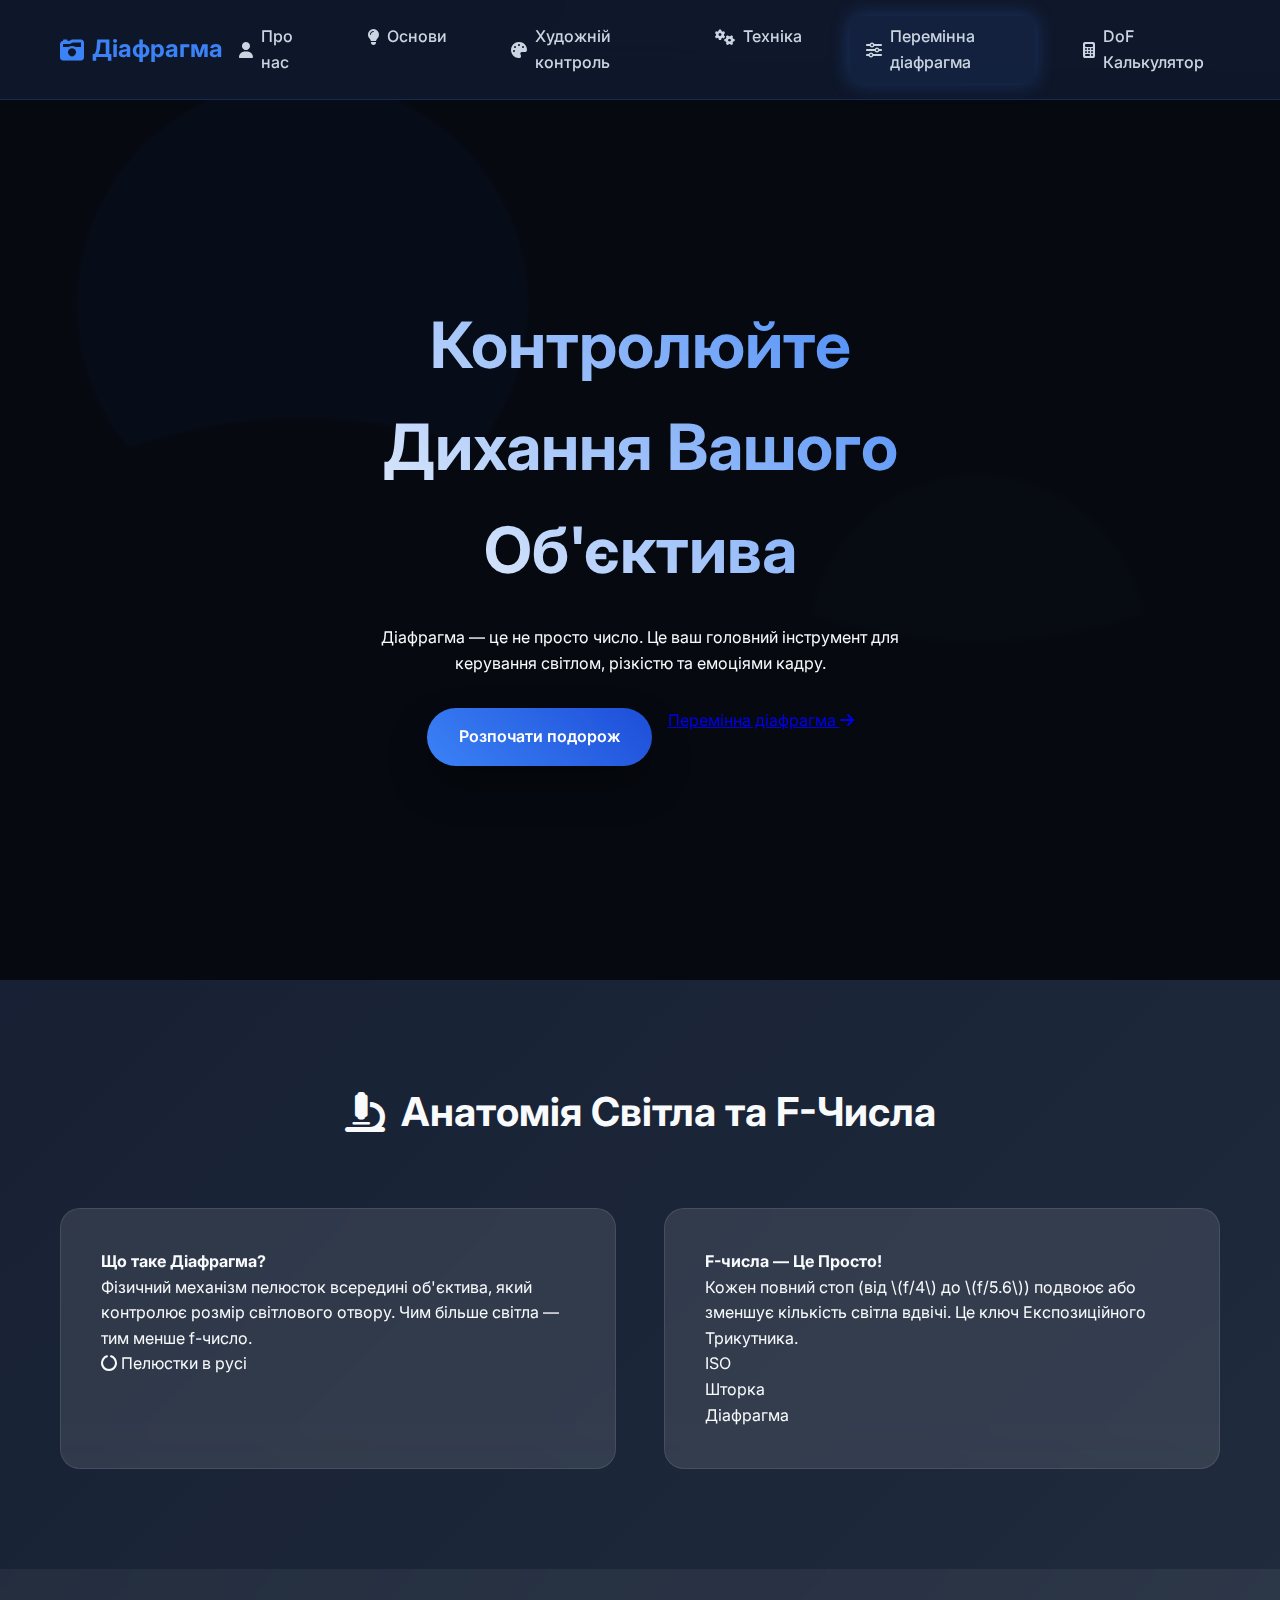
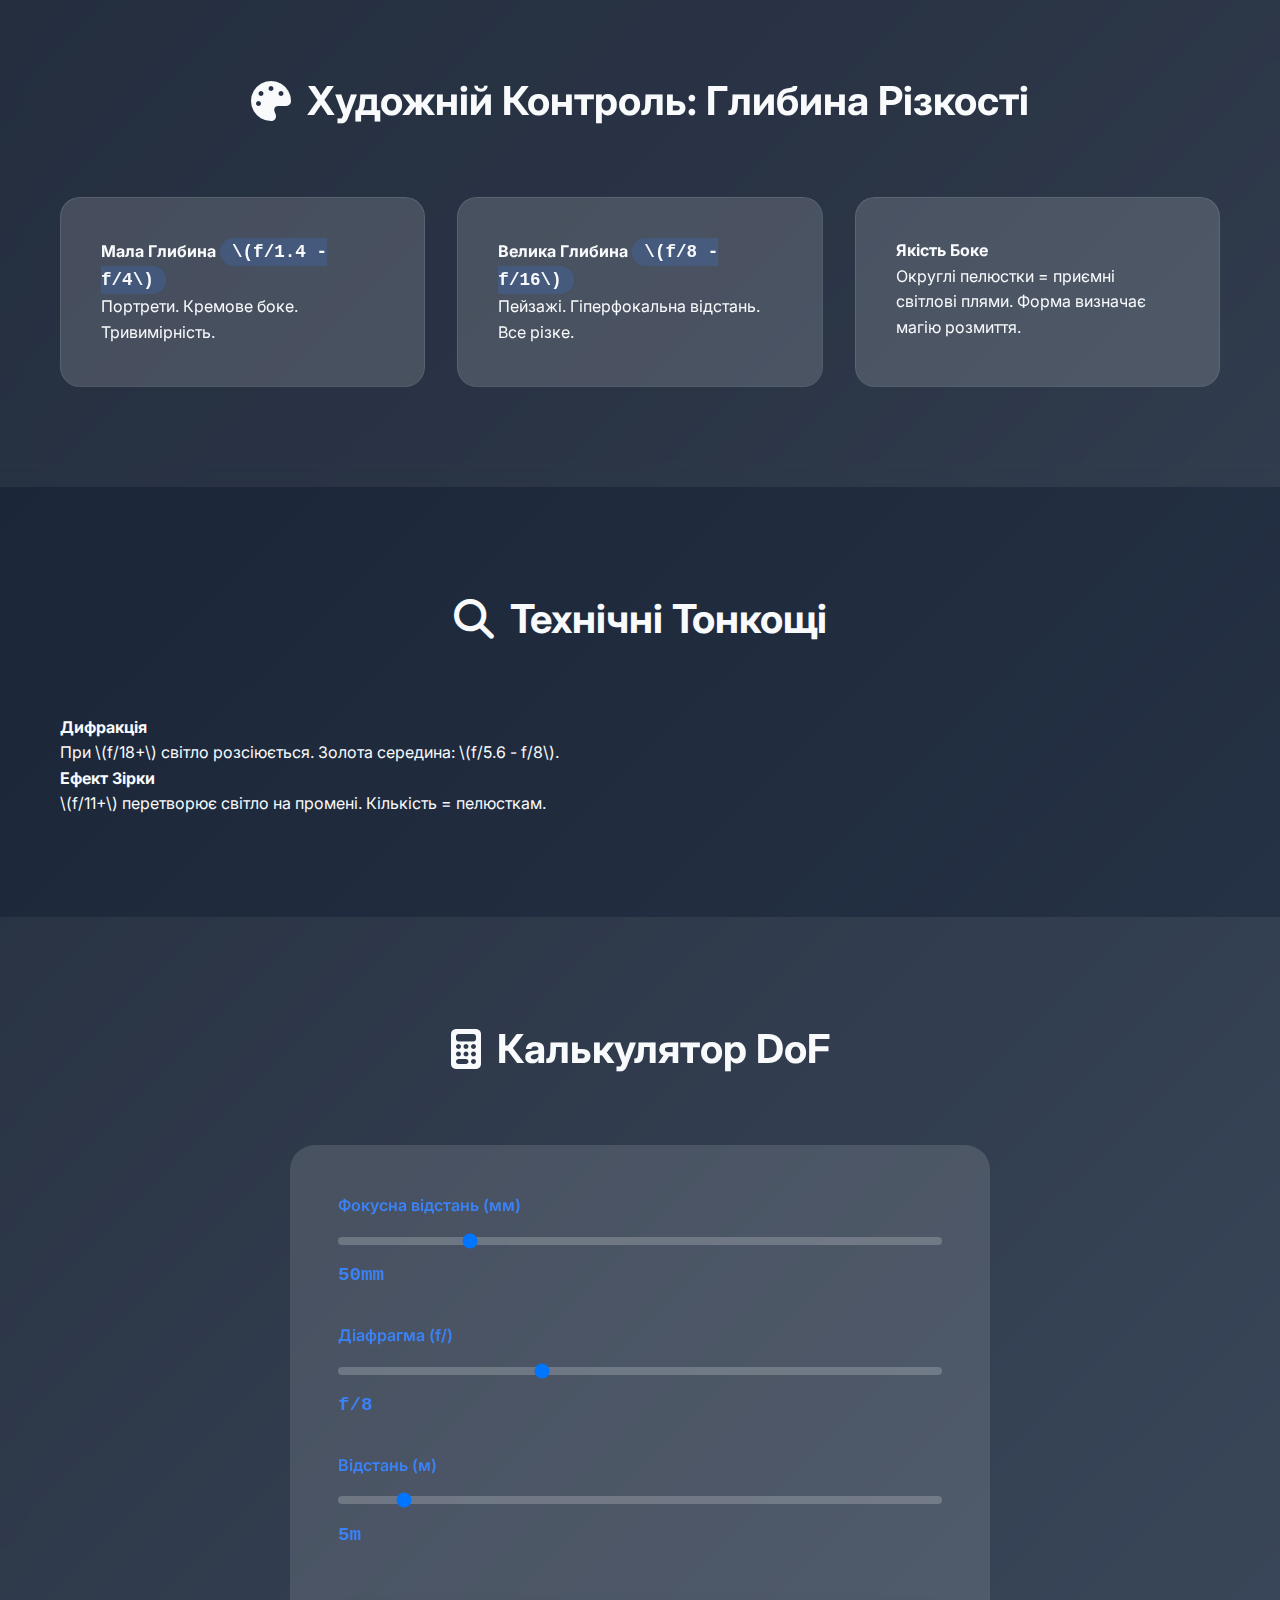
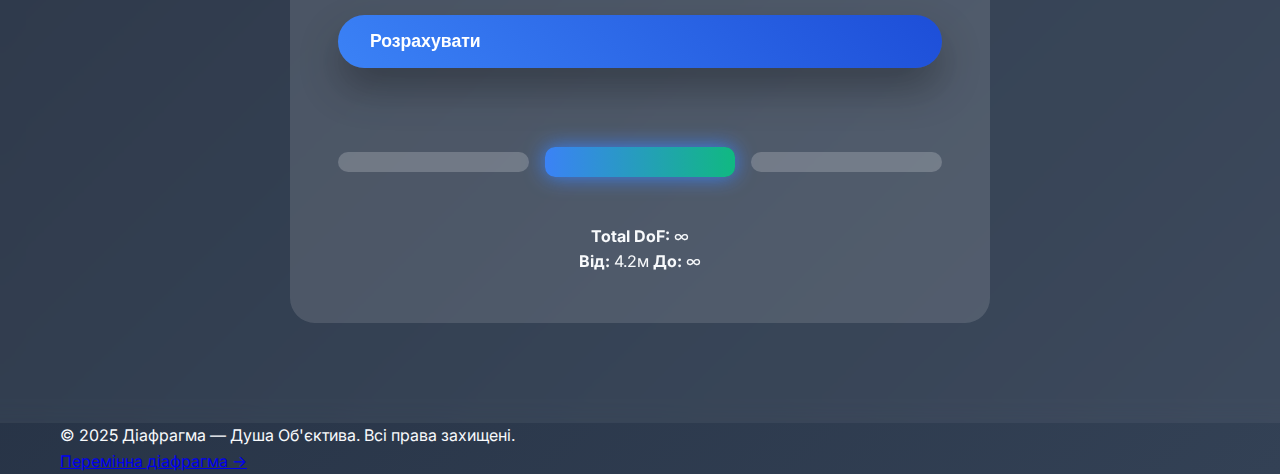
<file: index.html>
<!DOCTYPE html>
<html lang="uk">
<head>
    <meta charset="UTF-8">
    <meta name="viewport" content="width=device-width, initial-scale=1.0">
    <title>Діафрагма — Душа Об'єктива | Повний Посібник</title>
    <link href="https://fonts.googleapis.com/css2?family=Inter:wght@300;400;500;600;700&display=swap" rel="stylesheet">
    <link href="https://cdnjs.cloudflare.com/ajax/libs/font-awesome/6.4.0/css/all.min.css" rel="stylesheet">
    <link rel="stylesheet" href="main.css">
</head>
<body>
    <header class="header">
        <div class="container">
            <div class="header-content">
                <h1 class="logo">
                    <i class="fas fa-camera-retro"></i>
                    Діафрагма
                </h1>
                <nav class="nav">
                    <ul>
                        <li><a href="#about"><i class="fas fa-user"></i> Про нас</a></li>
                        <li><a href="#fundamentals"><i class="fas fa-lightbulb"></i> Основи</a></li>
                        <li><a href="#artistry"><i class="fas fa-palette"></i> Художній контроль</a></li>
                        <li><a href="#technical"><i class="fas fa-cogs"></i> Техніка</a></li>
                        <li><a href="variable-aperture.html" class="nav-highlight"><i class="fas fa-sliders-h"></i> Перемінна діафрагма</a></li>
                        <li><a href="#calculator"><i class="fas fa-calculator"></i> DoF Калькулятор</a></li>
                    </ul>
                </nav>
            </div>
        </div>
    </header>

    <main>
        <section id="hero" class="hero">
            <div class="hero-overlay"></div>
            <div class="hero-content">
                <h2>Контролюйте Дихання Вашого Об'єктива</h2>
                <p>Діафрагма — це не просто число. Це ваш головний інструмент для керування світлом, різкістю та емоціями кадру.</p>
                <div class="hero-buttons">
                    <a href="#fundamentals" class="btn-primary">Розпочати подорож</a>
                    <a href="variable-aperture.html" class="btn-secondary">Перемінна діафрагма <i class="fas fa-arrow-right"></i></a>
                </div>
            </div>
        </section>
        <section id="fundamentals" class="section-alt">
            <div class="container">
                <h3><i class="fas fa-microscope"></i> Анатомія Світла та F-Числа</h3>
                <div class="grid-2">
                    <div class="card fade-in">
                        <h4>Що таке Діафрагма?</h4>
                        <p>Фізичний механізм пелюсток всередині об'єктива, який контролює розмір світлового отвору. Чим більше світла — тим менше f-число.</p>
                        <div class="aperture-demo">
                            <i class="fas fa-circle-notch fa-spin"></i>
                            <span>Пелюстки в русі</span>
                        </div>
                    </div>
                    <div class="card fade-in">
                        <h4>F-числа — Це Просто!</h4>
                        <p>Кожен повний стоп (від \(f/4\) до \(f/5.6\)) подвоює або зменшує кількість світла вдвічі. Це ключ Експозиційного Трикутника.</p>
                        <div class="exposure-triangle">
                            <div class="triangle">
                                <div class="side iso">ISO</div>
                                <div class="side shutter">Шторка</div>
                                <div class="side aperture active">Діафрагма</div>
                            </div>
                        </div>
                    </div>
                </div>
            </div>
        </section>

        <section id="artistry" class="section">
            <div class="container">
                <h3><i class="fas fa-palette"></i> Художній Контроль: Глибина Різкості</h3>
                <div class="grid-3">
                    <div class="card dof-card shallow fade-in">
                        <h4>Мала Глибина <span>\(f/1.4 - f/4\)</span></h4>
                        <p>Портрети. Кремове боке. Тривимірність.</p>
                    </div>
                    <div class="card dof-card deep fade-in">
                        <h4>Велика Глибина <span>\(f/8 - f/16\)</span></h4>
                        <p>Пейзажі. Гіперфокальна відстань. Все різке.</p>
                    </div>
                    <div class="card fade-in">
                        <h4>Якість Боке</h4>
                        <p>Округлі пелюстки = приємні світлові плями. Форма визначає магію розмиття.</p>
                    </div>
                </div>
            </div>
        </section>

        <section id="technical" class="section-alt">
            <div class="container">
                <h3><i class="fas fa-search"></i> Технічні Тонкощі</h3>
                <div class="tech-grid">
                    <div class="tech-item">
                        <h4>Дифракція</h4>
                        <p>При \(f/18+\) світло розсіюється. Золота середина: \(f/5.6 - f/8\).</p>
                    </div>
                    <div class="tech-item">
                        <h4>Ефект Зірки</h4>
                        <p>\(f/11+\) перетворює світло на промені. Кількість = пелюсткам.</p>
                    </div>
                </div>
            </div>
        </section>
        
        <section id="calculator" class="section">
            <div class="container">
                <h3><i class="fas fa-calculator"></i> Калькулятор DoF</h3>
                <div id="dof-calculator-app" class="calculator">
                    <div class="input-group">
                        <label>Фокусна відстань (мм)</label>
                        <input type="range" id="focal_length" min="10" max="200" value="50">
                        <span id="focal_value">50mm</span>
                    </div>
                    <div class="input-group">
                        <label>Діафрагма (f/)</label>
                        <input type="range" id="aperture" min="1" max="22" step="0.1" value="8">
                        <span id="aperture_value">f/8</span>
                    </div>
                    <div class="input-group">
                        <label>Відстань (м)</label>
                        <input type="range" id="distance" min="0.1" max="50" step="0.1" value="5">
                        <span id="distance_value">5m</span>
                    </div>
                    <button class="btn-primary full" onclick="calculateDoF()">Розрахувати</button>
                    <div id="dof-results" class="results">
                        <div class="dof-visual">
                            <div class="near-bar"></div>
                            <div class="focus-bar"></div>
                            <div class="far-bar"></div>
                        </div>
                        <div class="dof-numbers">
                            <p><strong>Total DoF:</strong> <span id="total_dof">∞</span></p>
                            <p><strong>Від:</strong> <span id="near_limit">4.2</span>м <strong>До:</strong> <span id="far_limit">∞</span></p>
                        </div>
                    </div>
                </div>
            </div>
        </section>
    </main>

    <footer class="footer">
        <div class="container">
            <p>&copy; 2025 Діафрагма — Душа Об'єктива. Всі права захищені.</p>
            <a href="variable-aperture.html" class="footer-link">Перемінна діафрагма →</a>
        </div>
    </footer>

    <script>
        function calculateDoF() {
            const focalLength = parseFloat(document.getElementById('focal_length').value);
            const aperture = parseFloat(document.getElementById('aperture').value);
            const distance = parseFloat(document.getElementById('distance').value);
            const coc = 0.029;

            const hyperfocal = (focalLength * focalLength) / (aperture * coc * 1000);
            const nearLimit = (distance * hyperfocal) / (hyperfocal + (distance - focalLength/1000));
            const farLimit = (distance * hyperfocal) / (hyperfocal - (distance - focalLength/1000));
            const totalDof = farLimit > 10000 ? '∞' : (farLimit - nearLimit).toFixed(2);

            document.getElementById('total_dof').textContent = totalDof;
            document.getElementById('near_limit').textContent = nearLimit.toFixed(1);
            document.getElementById('far_limit').textContent = farLimit > 10000 ? '∞' : farLimit.toFixed(1);
        }

        document.getElementById('focal_length').addEventListener('input', function() {
            document.getElementById('focal_value').textContent = this.value + 'mm';
        });
        document.getElementById('aperture').addEventListener('input', function() {
            document.getElementById('aperture_value').textContent = 'f/' + this.value;
        });
        document.getElementById('distance').addEventListener('input', function() {
            document.getElementById('distance_value').textContent = this.value + 'm';
        });
    </script>
</body>
</html>
</file>
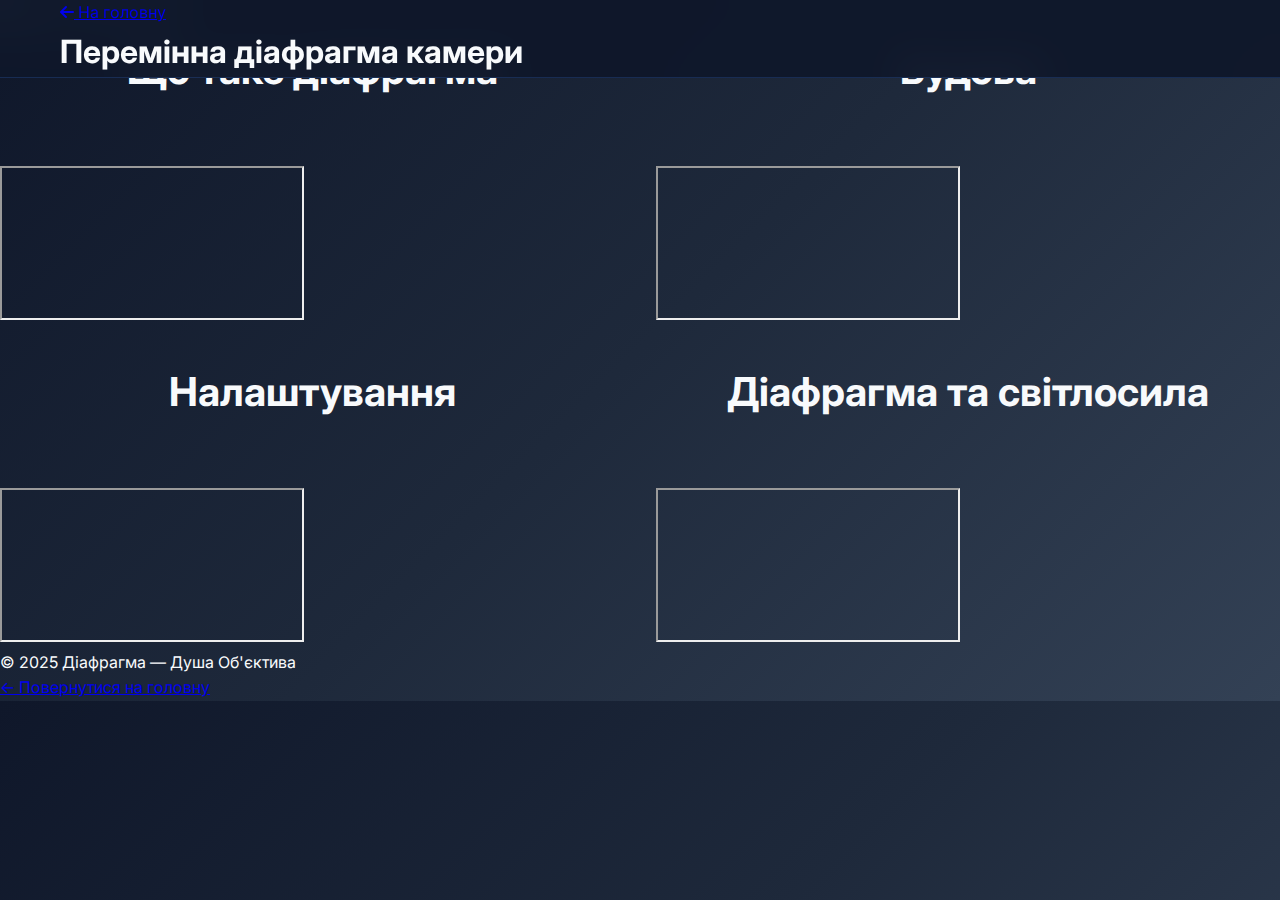
<file: variable-aperture.html>
<!DOCTYPE html>
<html lang="uk">
<head>
    <meta charset="UTF-8">
    <meta name="viewport" content="width=device-width, initial-scale=1.0">
    <title>Перемінна Діафрагма Камери | Діафрагма — Душа Об'єктива</title>
    <link href="https://fonts.googleapis.com/css2?family=Inter:wght@300;400;500;600;700&display=swap" rel="stylesheet">
    <link href="https://cdnjs.cloudflare.com/ajax/libs/font-awesome/6.4.0/css/all.min.css" rel="stylesheet">
    <link rel="stylesheet" href="styles.css">
</head>
<body>
    <header class="header">
        <div class="container">
            <a href="index.html" class="back-link">
                <i class="fas fa-arrow-left"></i> На головну
            </a>
            <h1>Перемінна діафрагма камери</h1>
        </div>
    </header>

    <main>
        <h2>Відео приклади</h2>
        <div class="video-grid">
            <div class="video-item">
                <h3>Що таке діафрагма</h3>
                <iframe src="https://www.youtube.com/embed/f3cvqTP5fQw" allowfullscreen></iframe>
            </div>
            <div class="video-item">
                <h3>Будова</h3>
                <iframe src="https://www.youtube.com/embed/_H9GIkF2wM4" allowfullscreen></iframe>
            </div>
            <div class="video-item">
                <h3>Налаштування</h3>
                <iframe src="https://www.youtube.com/embed/_p3_AYyDWPw" allowfullscreen></iframe>
            </div>
            <div class="video-item">
                <h3>Діафрагма та світлосила</h3>
                <iframe src="https://www.youtube.com/embed/nS-vbKzAzac" allowfullscreen></iframe>
            </div>
        </div>
    </main>

    <footer>
        <p>© 2025 Діафрагма — Душа Об'єктива</p>
        <a href="index.html">← Повернутися на головну</a>
    </footer>
</body>
</html>
</file>
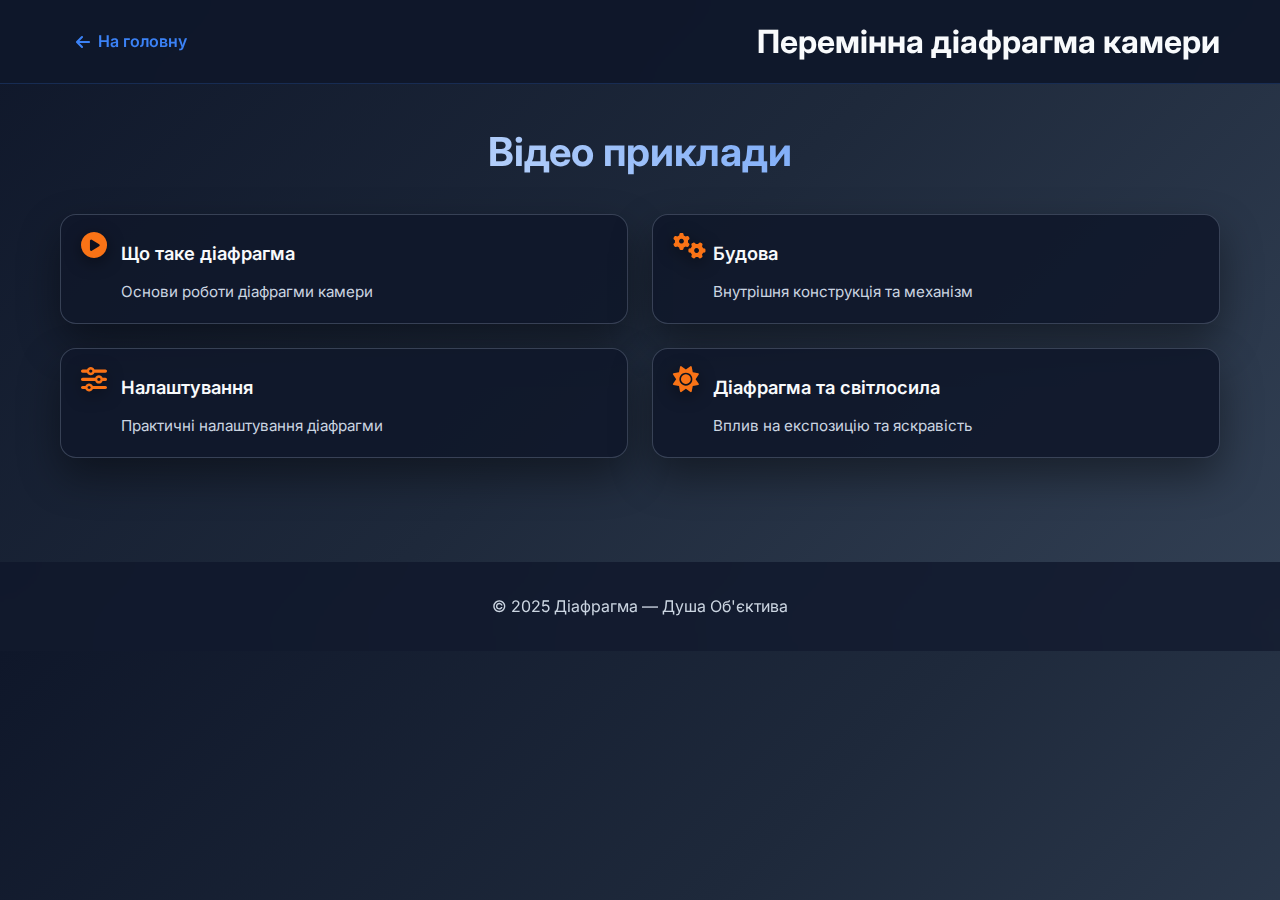
<file: video-page.html>
<!DOCTYPE html>
<html lang="uk">
<head>
    <meta charset="UTF-8">
    <meta name="viewport" content="width=device-width, initial-scale=1.0">
    <title>Перемінна діафрагма камери</title>

    <link href="https://fonts.googleapis.com/css2?family=Inter:wght@300;400;500;600;700&display=swap" rel="stylesheet">
    <link href="https://cdnjs.cloudflare.com/ajax/libs/font-awesome/6.4.0/css/all.min.css" rel="stylesheet">
    <link rel="stylesheet" href="video-page.css">
</head>
<body>

<header class="header">
    <div class="container header-content">
        <a href="index.html" class="back-link">
            <i class="fas fa-arrow-left"></i> На головну
        </a>
        <h1 class="page-title">Перемінна діафрагма камери</h1>
    </div>
</header>

<main class="videos-main">
    <h2 class="videos-title">Відео приклади</h2>

    <div class="video-grid">
        <div class="video-item" data-video="f3cvqTP5fQw">
            <div class="video-thumbnail" tabindex="0">
                <i class="fas fa-play-circle video-icon"></i>
                <h3>Що таке діафрагма</h3>
                <p>Основи роботи діафрагми камери</p>
            </div>
            <iframe class="video-player"
                    src="https://www.youtube.com/embed/f3cvqTP5fQw?autoplay=1&rel=0"
                    allowfullscreen
                    title="Що таке діафрагма"></iframe>
        </div>

        <div class="video-item" data-video="_H9GIkF2wM4">
            <div class="video-thumbnail" tabindex="0">
                <i class="fas fa-cogs video-icon"></i>
                <h3>Будова</h3>
                <p>Внутрішня конструкція та механізм</p>
            </div>
            <iframe class="video-player"
                    src="https://www.youtube.com/embed/_H9GIkF2wM4?autoplay=1&rel=0"
                    allowfullscreen
                    title="Будова діафрагми"></iframe>
        </div>

        <div class="video-item" data-video="_p3_AYyDWPw">
            <div class="video-thumbnail" tabindex="0">
                <i class="fas fa-sliders-h video-icon"></i>
                <h3>Налаштування</h3>
                <p>Практичні налаштування діафрагми</p>
            </div>
            <iframe class="video-player"
                    src="https://www.youtube.com/embed/_p3_AYyDWPw?autoplay=1&rel=0"
                    allowfullscreen
                    title="Налаштування діафрагми"></iframe>
        </div>

        <div class="video-item" data-video="nS-vbKzAzac">
            <div class="video-thumbnail" tabindex="0">
                <i class="fas fa-sun video-icon"></i>
                <h3>Діафрагма та світлосила</h3>
                <p>Вплив на експозицію та яскравість</p>
            </div>
            <iframe class="video-player"
                    src="https://www.youtube.com/embed/nS-vbKzAzac?autoplay=1&rel=0"
                    allowfullscreen
                    title="Діафрагма та світлосила"></iframe>
        </div>
    </div>
</main>

<footer class="footer">
    <p>© 2025 Діафрагма — Душа Об'єктива</p>
</footer>

<script>
    document.querySelectorAll('.video-item').forEach(item => {
        const thumb = item.querySelector('.video-thumbnail');
        const iframe = item.querySelector('.video-player');

        // Клік по прев'ю
        thumb.addEventListener('click', function(e) {
            e.preventDefault();
            playVideo(item);
        });

        // Клавіатура (Enter/Space)
        thumb.addEventListener('keydown', function(e) {
            if (e.key === 'Enter' || e.key === ' ') {
                e.preventDefault();
                playVideo(item);
            }
        });
    });

    function playVideo(videoItem) {
        videoItem.classList.add('video-playing');
        const player = videoItem.querySelector('.video-player');
        player.src = player.src; // тригер autoplay
    }
</script>

</body>
</html>
</file>
<file: main.css>
:root {
    --primary: #0f172a;
    --secondary: #1e293b;
    --accent: #3b82f6;
    --accent-dark: #1d4ed8;
    --text: #f8fafc;
    --text-muted: #cbd5e1;
    --gradient: linear-gradient(135deg, #0f172a 0%, #1e293b 50%, #334155 100%);
    --shadow: 0 20px 40px rgba(0,0,0,0.3);
    --glow: 0 0 20px rgba(59, 130, 246, 0.3);
}

/* ===== базове ===== */
* {
    margin: 0;
    padding: 0;
    box-sizing: border-box;
}

body {
    font-family: 'Inter', sans-serif;
    line-height: 1.6;
    color: var(--text);
    background: var(--gradient);
    overflow-x: hidden;
}

/* універсальний контейнер */
.container {
    max-width: 1200px;
    margin: 0 auto;
    padding: 0 20px;
}

/* ===== HEADER (спільний) ===== */
.header {
    position: fixed;
    top: 0;
    width: 100%;
    background: rgba(15, 23, 42, 0.95);
    backdrop-filter: blur(20px);
    z-index: 1000;
    border-bottom: 1px solid rgba(59, 130, 246, 0.2);
    padding: 1rem 0;
}

.header-content {
    display: flex;
    justify-content: space-between;
    align-items: center;
}

.logo {
    font-size: 1.5rem;
    font-weight: 700;
    display: flex;
    align-items: center;
    gap: 0.5rem;
    color: var(--accent);
    text-decoration: none;
}

.logo:hover {
    color: var(--text);
}

.nav ul {
    display: flex;
    list-style: none;
    gap: 2rem;
}

.nav a {
    color: var(--text-muted);
    text-decoration: none;
    font-weight: 500;
    display: flex;
    align-items: center;
    gap: 0.5rem;
    padding: 0.5rem 1rem;
    border-radius: 8px;
    transition: all 0.3s ease;
}

.nav a:hover,
.nav-highlight {
    color: var(--accent);
    background: rgba(59, 130, 246, 0.1);
    box-shadow: var(--glow);
}

/* ===== HERO (головна) ===== */
.hero {
    height: 100vh;
    background: url('data:image/svg+xml,<svg xmlns="http://www.w3.org/2000/svg" viewBox="0 0 1200 800"><rect fill="%230f172a" width="1200" height="800"/><circle fill="%233b82f6" opacity="0.1" cx="300" cy="200" r="200"/><circle fill="%231e293b" opacity="0.3" cx="900" cy="500" r="150"/><path fill="%230f172a" d="M0 400Q300 200 600 400T1200 400V800H0Z"/></svg>') center/cover;
    display: flex;
    align-items: center;
    justify-content: center;
    text-align: center;
    position: relative;
    margin-top: 80px;
}

.hero-overlay {
    position: absolute;
    inset: 0;
    background: rgba(0, 0, 0, 0.6);
    backdrop-filter: blur(2px);
}

.hero-content {
    position: relative;
    max-width: 600px;
    z-index: 2;
}

.hero h2 {
    font-size: clamp(2.5rem, 5vw, 4rem);
    font-weight: 700;
    margin-bottom: 1.5rem;
    background: linear-gradient(45deg, var(--text), var(--accent));
    -webkit-background-clip: text;
    -webkit-text-fill-color: transparent;
    background-clip: text;
}

.hero-subtitle {
    font-size: 1.3rem;
    max-width: 600px;
    margin: 0 auto 2rem;
    opacity: 0.9;
}

/* ===== КНОПКИ ===== */
.btn-primary,
.scroll-link {
    padding: 1rem 2rem;
    border-radius: 50px;
    font-weight: 600;
    text-decoration: none;
    transition: all 0.3s ease;
    display: inline-flex;
    align-items: center;
    gap: 0.5rem;
    cursor: pointer;
    border: none;
    font-size: 1rem;
    background: linear-gradient(45deg, var(--accent), var(--accent-dark));
    color: white;
    box-shadow: var(--shadow);
}

.btn-primary:hover,
.scroll-link:hover {
    transform: translateY(-3px);
    box-shadow: 0 25px 50px rgba(59, 130, 246, 0.4);
}

.hero-buttons {
    display: flex;
    gap: 1rem;
    justify-content: center;
    flex-wrap: wrap;
    margin-top: 2rem;
}

.full {
    width: 100%;
    margin: 2rem 0;
    font-size: 1.1rem;
}

/* ===== СЕКЦІЇ ===== */
.section,
.section-alt {
    padding: 100px 0;
}

.section {
    background: rgba(255, 255, 255, 0.05);
    backdrop-filter: blur(10px);
}

.section-alt {
    background: rgba(30, 41, 59, 0.3);
}

h3 {
    font-size: 2.5rem;
    text-align: center;
    margin-bottom: 4rem;
    display: flex;
    align-items: center;
    justify-content: center;
    gap: 1rem;
    font-weight: 700;
    color: var(--text);
}

.section-intro {
    text-align: center;
    font-size: 1.2rem;
    color: var(--text-muted);
    margin-bottom: 4rem;
    max-width: 700px;
    margin-left: auto;
    margin-right: auto;
}

/* ===== GRID ===== */
.grid-2 {
    display: grid;
    grid-template-columns: repeat(auto-fit, minmax(500px, 1fr));
    gap: 3rem;
}

.grid-3 {
    display: grid;
    grid-template-columns: repeat(auto-fit, minmax(350px, 1fr));
    gap: 2rem;
}

/* ===== КАРТКИ ===== */
.card,
.author-card {
    background: rgba(255, 255, 255, 0.1);
    backdrop-filter: blur(20px);
    padding: 2.5rem;
    border-radius: 20px;
    border: 1px solid rgba(255, 255, 255, 0.1);
    transition: all 0.4s ease;
    position: relative;
    overflow: hidden;
}

.card::before,
.author-card::before {
    content: '';
    position: absolute;
    inset: 0;
    background: linear-gradient(45deg, transparent, rgba(59, 130, 246, 0.1));
    opacity: 0;
    transition: opacity 0.4s ease;
}

.card:hover::before,
.author-card:hover::before {
    opacity: 1;
}

.card:hover,
.author-card:hover {
    transform: translateY(-10px) scale(1.02);
    box-shadow: var(--shadow);
    border-color: var(--accent);
}

.dof-card span {
    font-family: monospace;
    background: rgba(59, 130, 246, 0.2);
    padding: 0.25rem 0.75rem;
    border-radius: 20px;
    font-size: 1.1rem;
}

/* ===== КАЛЬКУЛЯТОР DoF ===== */
.calculator {
    max-width: 700px;
    margin: 0 auto;
    background: rgba(255, 255, 255, 0.08);
    padding: 3rem;
    border-radius: 25px;
    backdrop-filter: blur(20px);
}

.input-group {
    margin-bottom: 2rem;
}

.input-group label {
    display: block;
    margin-bottom: 0.5rem;
    font-weight: 600;
    color: var(--accent);
}

.input-group input[type="range"] {
    width: 100%;
    height: 8px;
    border-radius: 10px;
    background: rgba(255, 255, 255, 0.2);
    outline: none;
    -webkit-appearance: none;
}

.input-group span {
    display: block;
    font-family: monospace;
    font-weight: 600;
    font-size: 1.2rem;
    color: var(--accent);
    margin-top: 0.5rem;
}

.dof-visual {
    display: flex;
    margin: 2rem 0;
    height: 60px;
    align-items: center;
    gap: 1rem;
}

.near-bar,
.focus-bar,
.far-bar {
    height: 20px;
    border-radius: 10px;
    flex: 1;
    background: rgba(255, 255, 255, 0.2);
}

.focus-bar {
    background: linear-gradient(90deg, var(--accent), #10b981);
    box-shadow: 0 0 20px var(--accent);
    height: 30px;
}

.results {
    text-align: center;
}

/* ===== RESPONSIVE ===== */
@media (max-width: 768px) {
    .header-content {
        flex-direction: column;
        gap: 1rem;
    }

    .nav ul {
        flex-wrap: wrap;
        justify-content: center;
        gap: 1rem;
    }

    .hero-buttons {
        flex-direction: column;
        align-items: center;
    }

    .grid-2,
    .grid-3 {
        grid-template-columns: 1fr;
    }

    .section,
    .section-alt {
        padding: 60px 0;
    }
}
</file>
<file: styles.css>
:root {
    --primary: #0f172a;
    --secondary: #1e293b;
    --accent: #3b82f6;
    --accent-dark: #1d4ed8;
    --text: #f8fafc;
    --text-muted: #cbd5e1;
    --gradient: linear-gradient(135deg, #0f172a 0%, #1e293b 50%, #334155 100%);
    --shadow: 0 20px 40px rgba(0,0,0,0.3);
    --glow: 0 0 20px rgba(59, 130, 246, 0.3);
}

* {
    margin: 0;
    padding: 0;
    box-sizing: border-box;
}

body {
    font-family: 'Inter', sans-serif;
    line-height: 1.6;
    color: var(--text);
    background: var(--gradient);
    overflow-x: hidden;
}

.container {
    max-width: 1200px;
    margin: 0 auto;
    padding: 0 20px;
}

.header {
    position: fixed;
    top: 0;
    width: 100%;
    background: rgba(15, 23, 42, 0.95);
    backdrop-filter: blur(20px);
    z-index: 1000;
    border-bottom: 1px solid rgba(59, 130, 246, 0.2);
}

.header-content {
    display: flex;
    justify-content: space-between;
    align-items: center;
    padding: 1rem 0;
}

.logo, .logo-back {
    font-size: 1.5rem;
    font-weight: 700;
    display: flex;
    align-items: center;
    gap: 0.5rem;
    color: var(--accent);
    text-decoration: none;
}

.logo-back:hover { color: var(--text); }

.nav ul {
    display: flex;
    list-style: none;
    gap: 2rem;
}

.nav a {
    color: var(--text-muted);
    text-decoration: none;
    font-weight: 500;
    display: flex;
    align-items: center;
    gap: 0.5rem;
    padding: 0.5rem 1rem;
    border-radius: 8px;
    transition: all 0.3s ease;
}

.nav a:hover, .nav-highlight {
    color: var(--accent);
    background: rgba(59, 130, 246, 0.1);
    box-shadow: var(--glow);
}

.hero {
    height: 100vh;
    background: url('data:image/svg+xml,<svg xmlns="http://www.w3.org/2000/svg" viewBox="0 0 1200 800"><rect fill="%230f172a" width="1200" height="800"/><circle fill="%233b82f6" opacity="0.1" cx="300" cy="200" r="200"/><circle fill="%231e293b" opacity="0.3" cx="900" cy="500" r="150"/><path fill="%230f172a" d="M0 400Q300 200 600 400T1200 400V800H0Z"/></svg>') center/cover;
    display: flex;
    align-items: center;
    justify-content: center;
    text-align: center;
    position: relative;
    margin-top: 80px;
}

.hero-page {
    height: 70vh;
    background: linear-gradient(135deg, #0f172a 0%, #1e293b 50%, #3b82f6 100%);
    display: flex;
    align-items: center;
    position: relative;
    margin-top: 80px;
}

.hero-overlay {
    position: absolute;
    inset: 0;
    background: rgba(0,0,0,0.6);
    backdrop-filter: blur(2px);
}

.hero-content {
    position: relative;
    max-width: 600px;
    z-index: 2;
}

.hero h2 {
    font-size: clamp(2.5rem, 5vw, 4rem);
    font-weight: 700;
    margin-bottom: 1.5rem;
    background: linear-gradient(45deg, var(--text), var(--accent));
    -webkit-background-clip: text;
    -webkit-text-fill-color: transparent;
    background-clip: text;
}

.page-hero h1 {
    font-size: clamp(3rem, 6vw, 4.5rem);
    background: linear-gradient(45deg, var(--text), var(--accent));
    -webkit-background-clip: text;
    -webkit-text-fill-color: transparent;
    margin-bottom: 1rem;
}

.hero-subtitle {
    font-size: 1.3rem;
    max-width: 600px;
    margin: 0 auto 2rem;
    opacity: 0.9;
}

.hero-buttons {
    display: flex;
    gap: 1rem;
    justify-content: center;
    flex-wrap: wrap;
    margin-top: 2rem;
}

.btn-primary, .btn-secondary, .scroll-link {
    padding: 1rem 2rem;
    border-radius: 50px;
    font-weight: 600;
    text-decoration: none;
    transition: all 0.3s ease;
    display: inline-flex;
    align-items: center;
    gap: 0.5rem;
    cursor: pointer;
    border: none;
}

.btn-primary, .scroll-link {
    background: linear-gradient(45deg, var(--accent), var(--accent-dark));
    color: white;
    box-shadow: var(--shadow);
}

.btn-primary:hover, .scroll-link:hover {
    transform: translateY(-3px);
    box-shadow: 0 25px 50px rgba(59, 130, 246, 0.4);
}

.btn-secondary {
    background: transparent;
    color: var(--text);
    border: 2px solid var(--accent);
}

.btn-secondary:hover {
    background: var(--accent);
    color: var(--primary);
}

.full { width: 100%; margin: 2rem 0; font-size: 1.1rem; }

.section, .section-alt {
    padding: 100px 0;
}

.section {
    background: rgba(255,255,255,0.05);
    backdrop-filter: blur(10px);
}

.section-alt {
    background: rgba(30, 41, 59, 0.3);
}

h3 {
    font-size: 2.5rem;
    text-align: center;
    margin-bottom: 4rem;
    display: flex;
    align-items: center;
    justify-content: center;
    gap: 1rem;
    font-weight: 700;
}

.section-intro {
    text-align: center;
    font-size: 1.2rem;
    color: var(--text-muted);
    margin-bottom: 4rem;
    max-width: 700px;
    margin-left: auto;
    margin-right: auto;
}

.grid-2 { display: grid; grid-template-columns: repeat(auto-fit, minmax(500px, 1fr)); gap: 3rem; }
.grid-3 { display: grid; grid-template-columns: repeat(auto-fit, minmax(350px, 1fr)); gap: 2rem; }
.video-grid { display: grid; grid-template-columns: repeat(auto-fit, minmax(450px, 1fr)); gap: 2rem; }

.card, .video-card, .author-card {
    background: rgba(255,255,255,0.1);
    backdrop-filter: blur(20px);
    padding: 2.5rem;
    border-radius: 20px;
    border: 1px solid rgba(255,255,255,0.1);
    transition: all 0.4s ease;
    position: relative;
    overflow: hidden;
}

.video-card {
    overflow: hidden;
}

.card::before, .video-card::before {
    content: '';
    position: absolute;
    inset: 0;
    background: linear-gradient(45deg, transparent, rgba(59,130,246,0.1));
    opacity: 0;
    transition: opacity 0.4s ease;
}

.card:hover::before, .video-card:hover::before { opacity: 1; }
.card:hover, .video-card:hover {
    transform: translateY(-10px) scale(1.02);
    box-shadow: var(--shadow);
    border-color: var(--accent);
}

.dof-card span {
    font-family: monospace;
    background: rgba(59,130,246,0.2);
    padding: 0.25rem 0.75rem;
    border-radius: 20px;
    font-size: 1.1rem;
}

.video-thumbnail {
    padding: 2rem;
    background: rgba(59,130,246,0.1);
    position: relative;
    cursor: pointer;
}

.video-icon {
    font-size: 3rem;
    color: var(--accent);
    position: absolute;
    right: 2rem;
    top: 50%;
    transform: translateY(-50%);
    opacity: 0.7;
    transition: all 0.3s ease;
}

.video-card:hover .video-icon {
    opacity: 1;
    transform: translateY(-50%) scale(1.1);
}

.video-thumbnail h3 {
    font-size: 1.5rem;
    margin: 0;
    font-weight: 600;
}

.video-container iframe {
    width: 100%;
    height: 250px;
    border: none;
    display: block;
}

.calculator {
    max-width: 700px;
    margin: 0 auto;
    background: rgba(255,255,255,0.08);
    padding: 3rem;
    border-radius: 25px;
    backdrop-filter: blur(20px);
}

.input-group {
    margin-bottom: 2rem;
}

.input-group label {
    display: block;
    margin-bottom: 0.5rem;
    font-weight: 600;
    color: var(--accent);
}

.input-group input[type="range"] {
    width: 100%;
    height: 8px;
    border-radius: 10px;
    background: rgba(255,255,255,0.2);
    outline: none;
    -webkit-appearance: none;
}

.input-group span {
    display: block;
    font-family: monospace;
    font-weight: 600;
    font-size: 1.2rem;
    color: var(--accent);
    margin-top: 0.5rem;
}

.dof-visual {
    display: flex;
    margin: 2rem 0;
    height: 60px;
    align-items: center;
    gap: 1rem;
}

.near-bar, .focus-bar, .far-bar {
    height: 20px;
    border-radius: 10px;
    flex: 1;
    background: rgba(255,255,255,0.2);
}

.focus-bar { 
    background: linear-gradient(90deg, var(--accent), #10b981);
    box-shadow: 0 0 20px var(--accent);
    height: 30px;
}

.results {
    text-align: center;
}

.footer {
    background: rgba(15, 23, 42, 0.8);
    padding: 2rem 0;
    text-align: center;
    backdrop-filter: blur(20px);
}

.footer-links {
    display: flex;
    gap: 2rem;
    justify-content: center;
    margin-top: 1rem;
}

.footer-links a, .footer-link {
    color: var(--text-muted);
    text-decoration: none;
    display: flex;
    align-items: center;
    gap: 0.5rem;
    transition: color 0.3s ease;
}

.footer-links a:hover, .footer-link:hover {
    color: var(--accent);
}

.fade-in {
    opacity: 0;
    transform: translateY(30px);
    animation: fadeInUp 0.8s ease forwards;
}

@keyframes fadeInUp {
    to {
        opacity: 1;
        transform: translateY(0);
    }
}

@media (max-width: 768px) {
    .header-content { flex-direction: column; gap: 1rem; }
    .nav ul { 
        flex-wrap: wrap;
        justify-content: center;
        gap: 1rem;
    }
    .hero-buttons, .footer-links { flex-direction: column; align-items: center; }
    .grid-2, .grid-3, .video-grid { grid-template-columns: 1fr; }
    .section { padding: 60px 0; }
    .video-container iframe { height: 200px; }
}

/* Video Player Enhancements */
.video-card.video-playing {
    transform: scale(1.02);
}

.video-container {
    padding: 0;
    background: rgba(0,0,0,0.8);
    border-radius: 0 0 20px 20px;
    overflow: hidden;
}

.video-container iframe {
    width: 100%;
    height: 250px;
    border: none;
    display: none; /* Hidden by default */
    transition: opacity 0.3s ease;
}

.video-container iframe[src] {
    display: block;
    opacity: 1;
}

.video-thumbnail p {
    margin-top: 0.5rem;
    font-size: 1rem;
    color: var(--text-muted);
    opacity: 0.8;
}

.video-thumbnail::after {
    content: '';
    position: absolute;
    inset: 0;
    background: linear-gradient(45deg, transparent, rgba(59,130,246,0.1));
    opacity: 0;
    transition: opacity 0.3s ease;
    border-radius: 20px;
}

.video-card:hover .video-thumbnail::after {
    opacity: 1;
}

.video-icon {
    transition: all 0.4s cubic-bezier(0.68, -0.55, 0.265, 1.55);
}

.video-card:hover .video-icon {
    transform: translateY(-50%) scale(1.2) rotate(5deg);
    text-shadow: 0 0 20px var(--accent);
}

/* Responsive video heights */
@media (max-width: 768px) {
    .video-container iframe {
        height: 200px;
    }
    
    @media (max-width: 480px) {
        .video-container iframe {
            height: 180px;
        }
    }
}
</file>
<file: video-page.css>
:root {
    --primary: #0f172a;
    --secondary: #1e293b;
    --accent: #3b82f6;
    --accent-dark: #1d4ed8;
    --text: #f8fafc;
    --text-muted: #cbd5e1;
    --gradient: linear-gradient(135deg, #0f172a 0%, #1e293b 50%, #334155 100%);
    --shadow: 0 20px 40px rgba(0,0,0,0.3);
    --glow: 0 0 20px rgba(59, 130, 246, 0.3);
}

/* ===== базове ===== */
* {
    margin: 0;
    padding: 0;
    box-sizing: border-box;
}

body {
    font-family: 'Inter', sans-serif;
    line-height: 1.6;
    color: var(--text);
    background: var(--gradient);
    overflow-x: hidden;
}

/* універсальний контейнер */
.container {
    max-width: 1200px;
    margin: 0 auto;
    padding: 0 20px;
}

/* ===== HEADER ===== */
.header {
    position: fixed;
    top: 0;
    width: 100%;
    background: rgba(15, 23, 42, 0.95);
    backdrop-filter: blur(20px);
    z-index: 1000;
    border-bottom: 1px solid rgba(59, 130, 246, 0.2);
    padding: 1rem 0;
}

.header-content {
    display: flex;
    justify-content: space-between;
    align-items: center;
}

.back-link {
    color: var(--accent);
    text-decoration: none;
    font-weight: 600;
    display: inline-flex;
    align-items: center;
    gap: 0.5rem;
    padding: 0.5rem 1rem;
    border-radius: 8px;
    transition: all 0.3s ease;
}

.back-link:hover {
    background: rgba(59, 130, 246, 0.1);
    box-shadow: var(--glow);
}

.page-title {
    margin: 0;
    color: var(--text);
}

/* ===== ВІДЕО‑СТОРІНКА ===== */
.videos-main {
    max-width: 1200px;
    margin: 120px auto 40px;
    padding: 0 20px 40px;
}

.videos-title {
    text-align: center;
    margin-bottom: 30px;
    font-size: 2.5rem;
    font-weight: 700;
    background: linear-gradient(45deg, var(--text), var(--accent));
    -webkit-background-clip: text;
    -webkit-text-fill-color: transparent;
    background-clip: text;
}

/* сітка відео */
.video-grid {
    display: grid;
    grid-template-columns: repeat(2, minmax(0, 1fr));
    gap: 24px;
}

/* картка відео */
.video-item {
    background: rgba(15, 23, 42, 0.9);
    border-radius: 16px;
    border: 1px solid rgba(148, 163, 184, 0.3);
    overflow: hidden;
    box-shadow: 0 18px 40px rgba(0, 0, 0, 0.4);
    transition: transform 0.3s ease, box-shadow 0.3s ease, border-color 0.3s ease;
    cursor: pointer;
    position: relative;
}

.video-item:hover {
    transform: translateY(-5px);
    border-color: var(--accent);
    box-shadow: 0 24px 50px rgba(0, 0, 0, 0.5);
}

/* прев'ю */
.video-thumbnail {
    padding: 24px 20px 18px;
    display: flex;
    flex-direction: column;
    gap: 8px;
    position: relative;
    outline: none;
}

.video-thumbnail:focus {
    outline: 2px solid #3b82f6;
    outline-offset: 2px;
}

.video-icon {
    position: absolute;
    left: 20px;
    top: 18px;
    font-size: 26px;
    color: #f97316;
    filter: drop-shadow(0 4px 8px rgba(0, 0, 0, 0.5));
}

.video-thumbnail h3 {
    margin-left: 40px;
    margin-bottom: 4px;
    font-size: 1.15rem;
    font-weight: 600;
}

.video-thumbnail p {
    margin-left: 40px;
    color: #cbd5e1;
    font-size: 0.95rem;
}

/* iframe */
.video-player {
    width: 100%;
    aspect-ratio: 16 / 9;
    border: none;
    display: none;
}

.video-playing .video-thumbnail {
    display: none !important;
}

.video-playing .video-player {
    display: block !important;
}

/* ===== FOOTER ===== */
.footer {
    background: rgba(15, 23, 42, 0.8);
    padding: 2rem 0;
    text-align: center;
    backdrop-filter: blur(20px);
    margin-top: 4rem;
}

.footer p {
    margin: 0;
    color: var(--text-muted);
}

/* ===== RESPONSIVE ===== */
@media (max-width: 768px) {
    .header-content {
        flex-direction: column;
        gap: 1rem;
    }

    .videos-title {
        font-size: 2rem;
    }

    .video-grid {
        grid-template-columns: 1fr;
        gap: 16px;
    }

    .videos-main {
        margin: 100px auto 20px;
        padding: 0 16px 20px;
    }

    .back-link {
        padding: 0.75rem 1.5rem;
        font-size: 0.95rem;
    }
}
</file>
